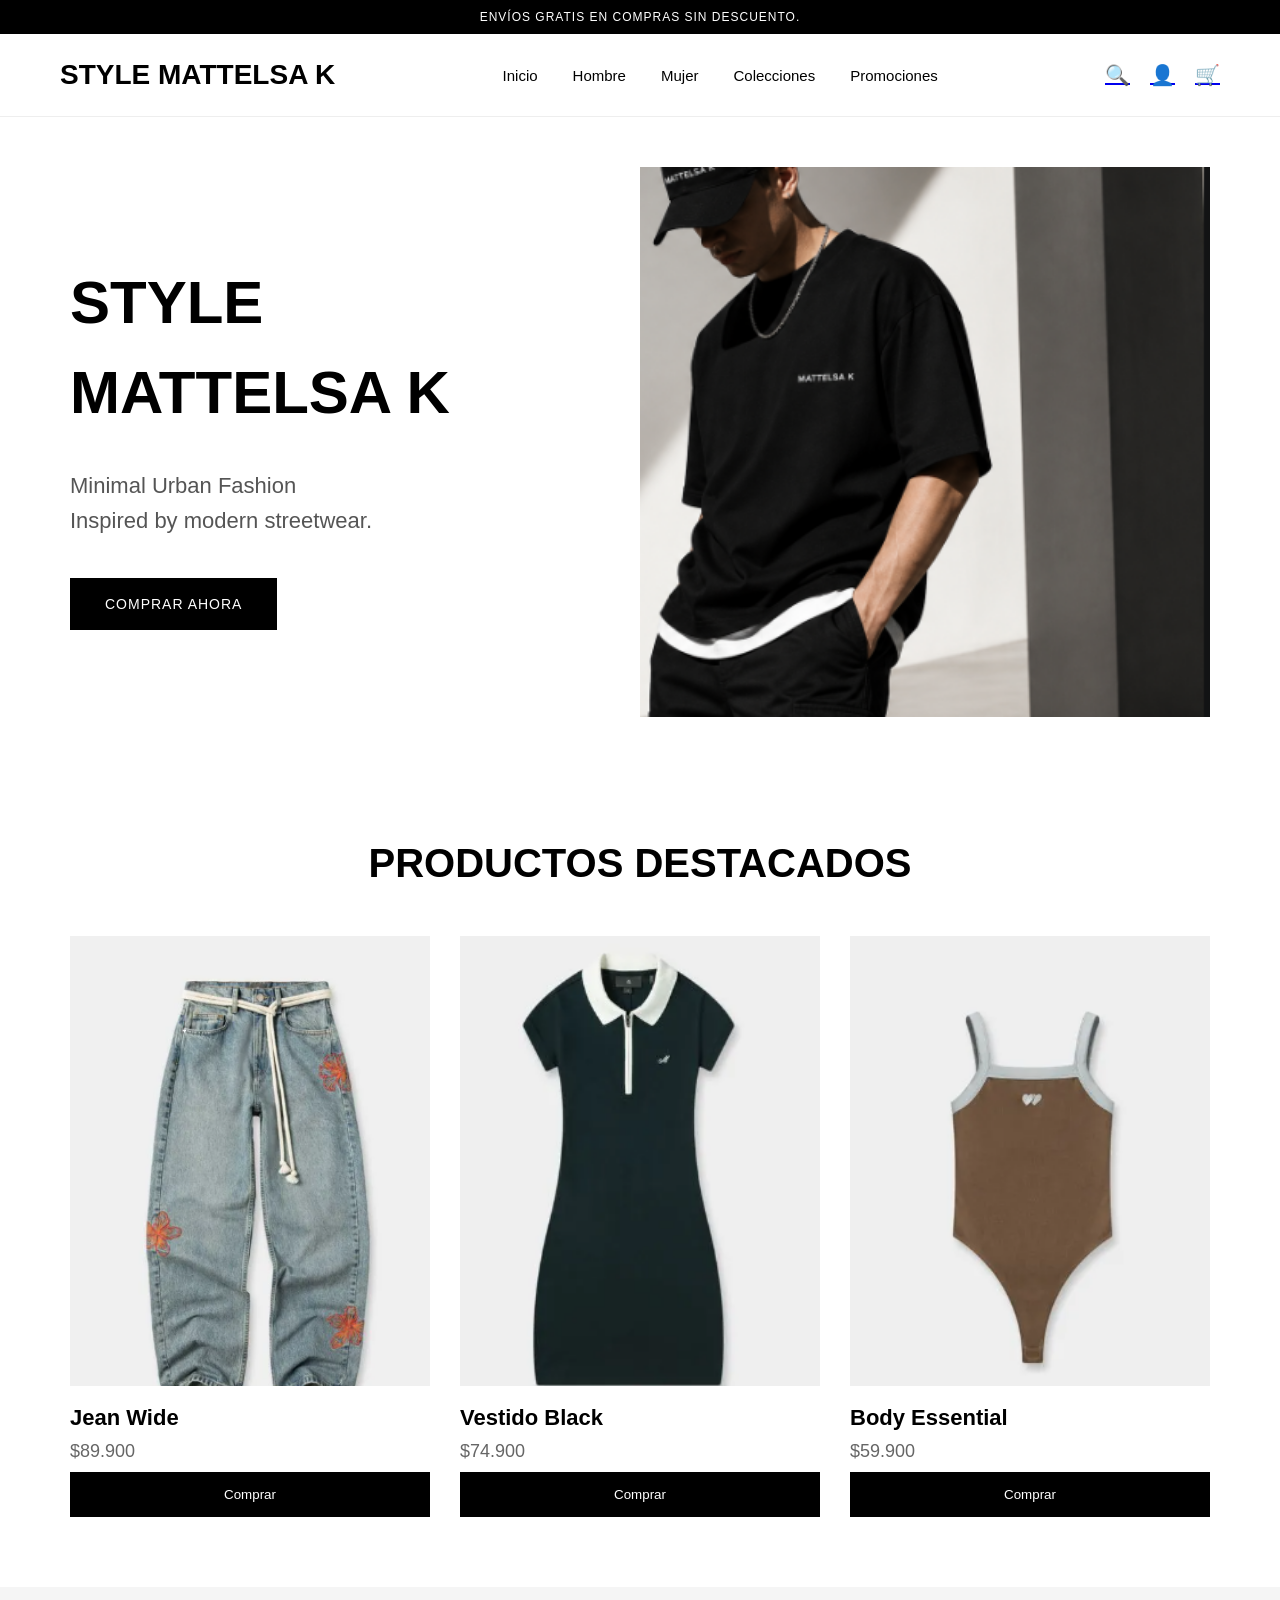
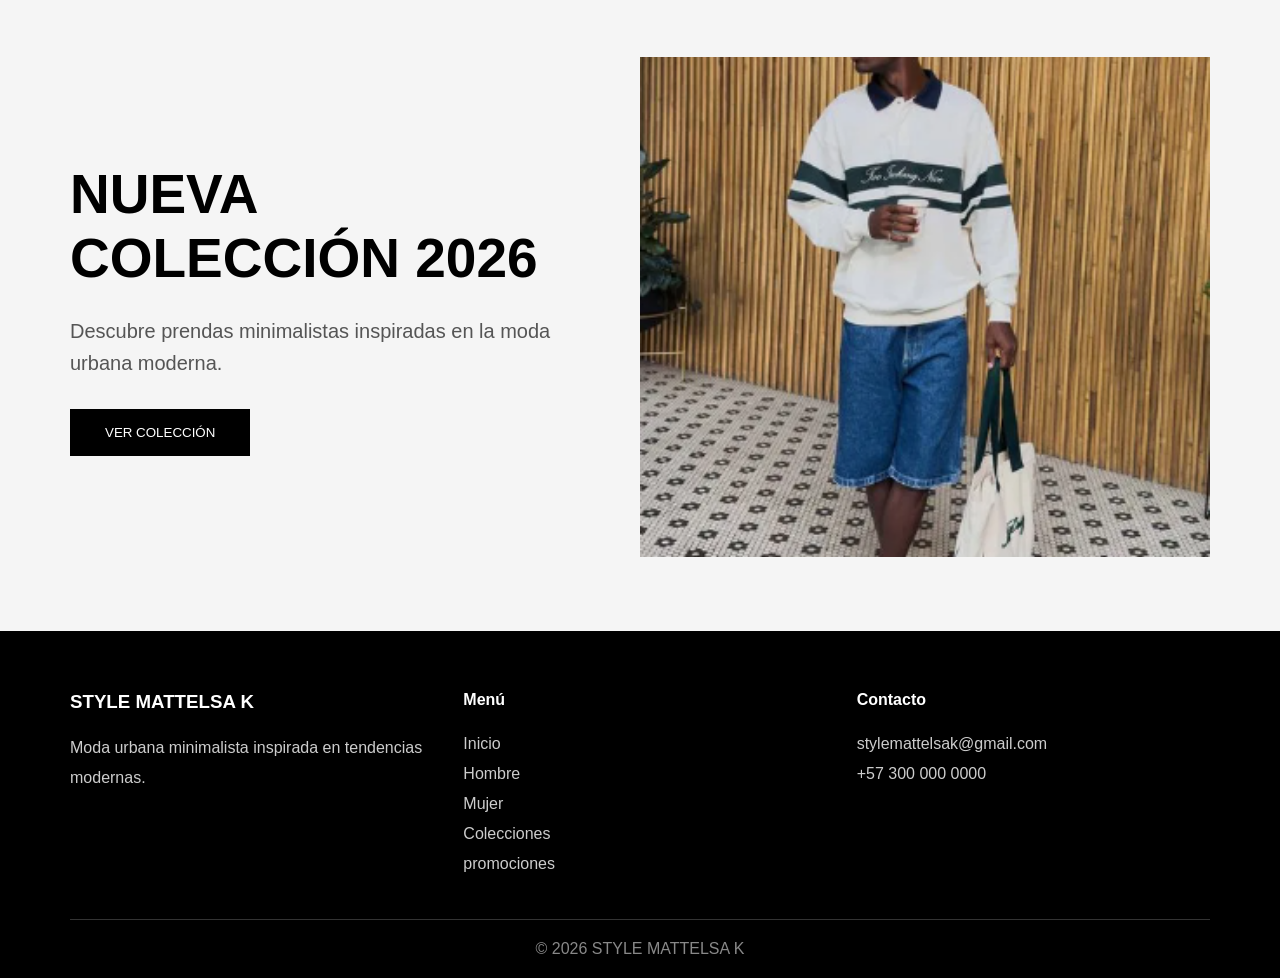
<file: index.html>
<!--
Proyecto: STYLE MATTELSA K
Evidencia: GA7-220501096-AA3-EV01
Aprendiz: Kenia Padilla

Descripción:
Página principal de la tienda virtual STYLE MATTELSA K.
Desde esta página el usuario puede navegar por las diferentes secciones del sitio web.
-->

<!DOCTYPE html>
<html lang="es">

<head>

    <meta charset="UTF-8">
    <meta name="viewport" content="width=device-width, initial-scale=1.0">

    <title>STYLE MATTELSA K</title>

    <link rel="stylesheet" href="css/estilos.css">

</head>

<body>

    <!-- BARRA SUPERIOR -->

    <div class="topbar">

        ENVÍOS GRATIS EN COMPRAS SIN DESCUENTO.

    </div>

    <!-- NAVBAR -->

    <header class="navbar">

        <h1 class="logo">

            STYLE MATTELSA K

        </h1>

        <nav>

            <a href="index.html">Inicio</a>
            <a href="hombre.html">Hombre</a>

             <a href="mujer.html">Mujer</a>
            <a href="colecciones.html">Colecciones</a>
             <a href="promociones.html">Promociones</a>


        </nav>

        <div class="icons">

           <a href="buscar.html">🔍</a>

            <a href="login.html">👤</a>

            <a href="carrito.html">🛒</a>

        </div>

    </header>

    <!-- HERO -->

    <section class="hero">

        <div class="hero-text">

            <h2>

                STYLE <br>
                MATTELSA K

            </h2>

            <p>

                Minimal Urban Fashion <br>
                Inspired by modern streetwear.

            </p>

            <button>

                COMPRAR AHORA

            </button>

        </div>

        <div class="hero-image">

            <img src="img/banner.png" alt="">

        </div>

    </section>
<!-- PRODUCTOS DESTACADOS -->

<section class="productos">

    <h2>PRODUCTOS DESTACADOS</h2>

    <div class="productos-grid">

        <!-- PRODUCTO 1 -->

        <div class="producto">

            <img src="img/producto1.jpg" alt="">

            <h3><h3>Jean Wide </h3>
<p>$89.900</p>


            

          <button onclick="agregarCarrito()">
    Comprar
</button>

            

        </div>

        <!-- PRODUCTO 2 -->

        <div class="producto">

            <img src="img/producto2.jpg" alt="">

            <h3>Vestido Black</h3>

            <p>$74.900</p>

            <button onclick="agregarCarrito()">
    Comprar
</button>


        </div>

        <!-- PRODUCTO 3 -->

        <div class="producto">

            <img src="img/producto3.jpg" alt="">

            <h3>Body Essential</h3>

            <p>$59.900</p>

            <button onclick="agregarCarrito()">
    Comprar
</button>


        </div>

    </div>

</section>
<!-- PROMOCIONES -->

<section class="promo">

    <div class="promo-texto">

        <h2>
            NUEVA COLECCIÓN 2026
        </h2>

        <p>
            Descubre prendas minimalistas inspiradas en la moda urbana moderna.
        </p>

        <a href="colecciones.html">

   <a href="colecciones.html">

    <button>
        VER COLECCIÓN
    </button>

</a>

</a>


    </div>

    <div class="promo-img">

        <img src="img/promo.jpg" alt="">

    </div>

</section>
<!-- FOOTER -->

<footer class="footer">

    <div class="footer-contenido">

        <div>

            <h3>STYLE MATTELSA K</h3>

            <p>
                Moda urbana minimalista inspirada en tendencias modernas.
            </p>

        </div>

        <div>

            <h4>Menú</h4>

            <p>Inicio</p>
            <p>Hombre</p>
            <p>Mujer</p>
            <p>Colecciones</p>
            <p>promociones</p>


        </div>

        <div>

            <h4>Contacto</h4>

            <p>stylemattelsak@gmail.com</p>
            <p>+57 300 000 0000</p>

        </div>

    </div>

    <div class="copy">

        © 2026 STYLE MATTELSA K

    </div>

</footer>

<script src="js/script.js"></script>

</body>

</html>
</file>
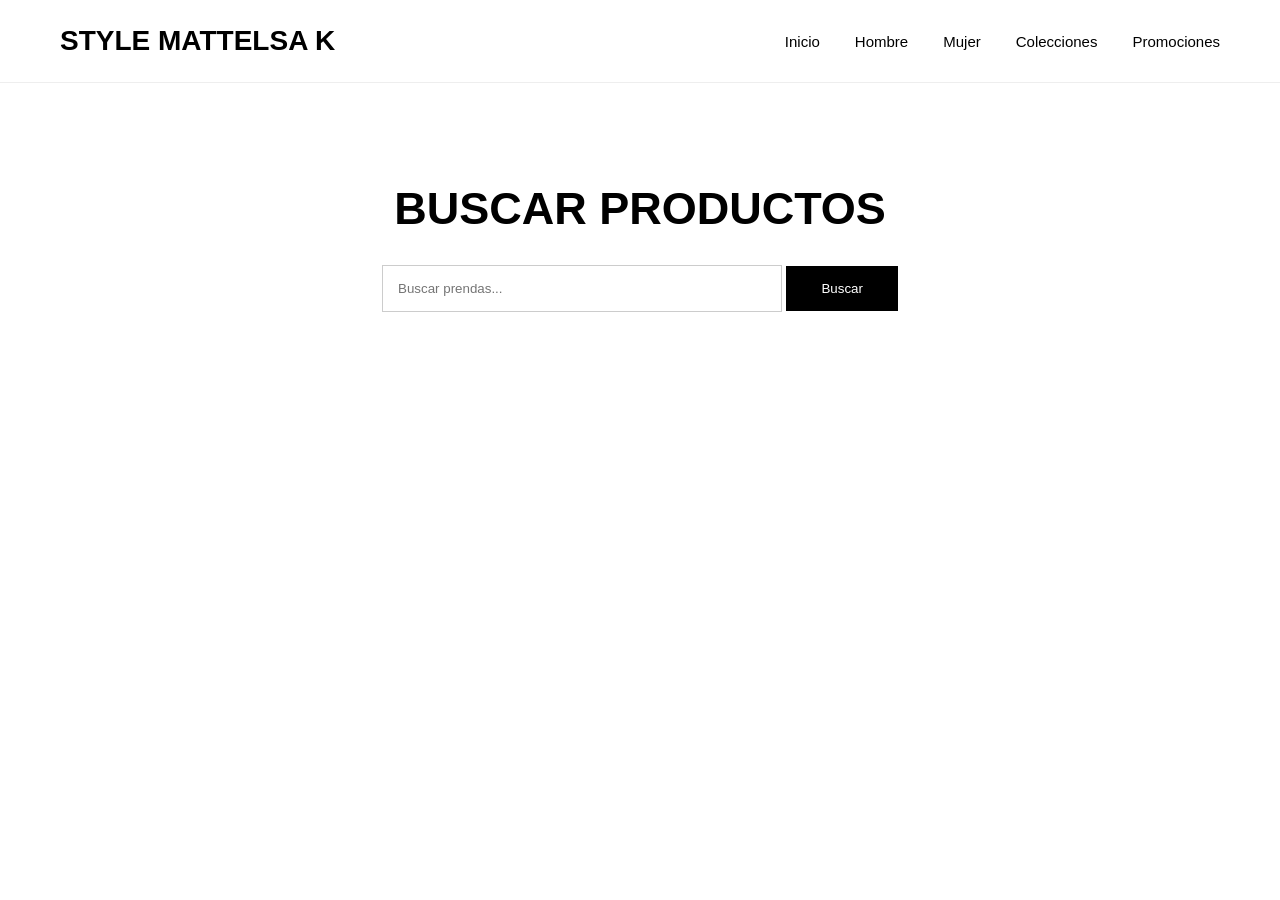
<file: buscar.html>
<!DOCTYPE html>
<html lang="es">

<head>

    <meta charset="UTF-8">
    <meta name="viewport" content="width=device-width, initial-scale=1.0">

    <title>Búsqueda | STYLE MATTELSA K</title>

    <link rel="stylesheet" href="css/estilos.css">

</head>

<body>

<header class="navbar">

    <h1 class="logo">
        STYLE MATTELSA K
    </h1>

    <nav>

        <a href="index.html">Inicio</a>
        <a href="hombre.html">Hombre</a>
        <a href="mujer.html">Mujer</a>
        <a href="colecciones.html">Colecciones</a>
        <a href="promociones.html">Promociones</a>

    </nav>

</header>

<section class="buscar">

    <h2>BUSCAR PRODUCTOS</h2>

   
<input type="text" id="input-busqueda" placeholder="Buscar prendas...">

<button onclick="buscarProducto()">
    Buscar
</button>

<div id="resultados"></div>
</section>

<script src="js/script.js"></script>

</body>
</html>
</file>
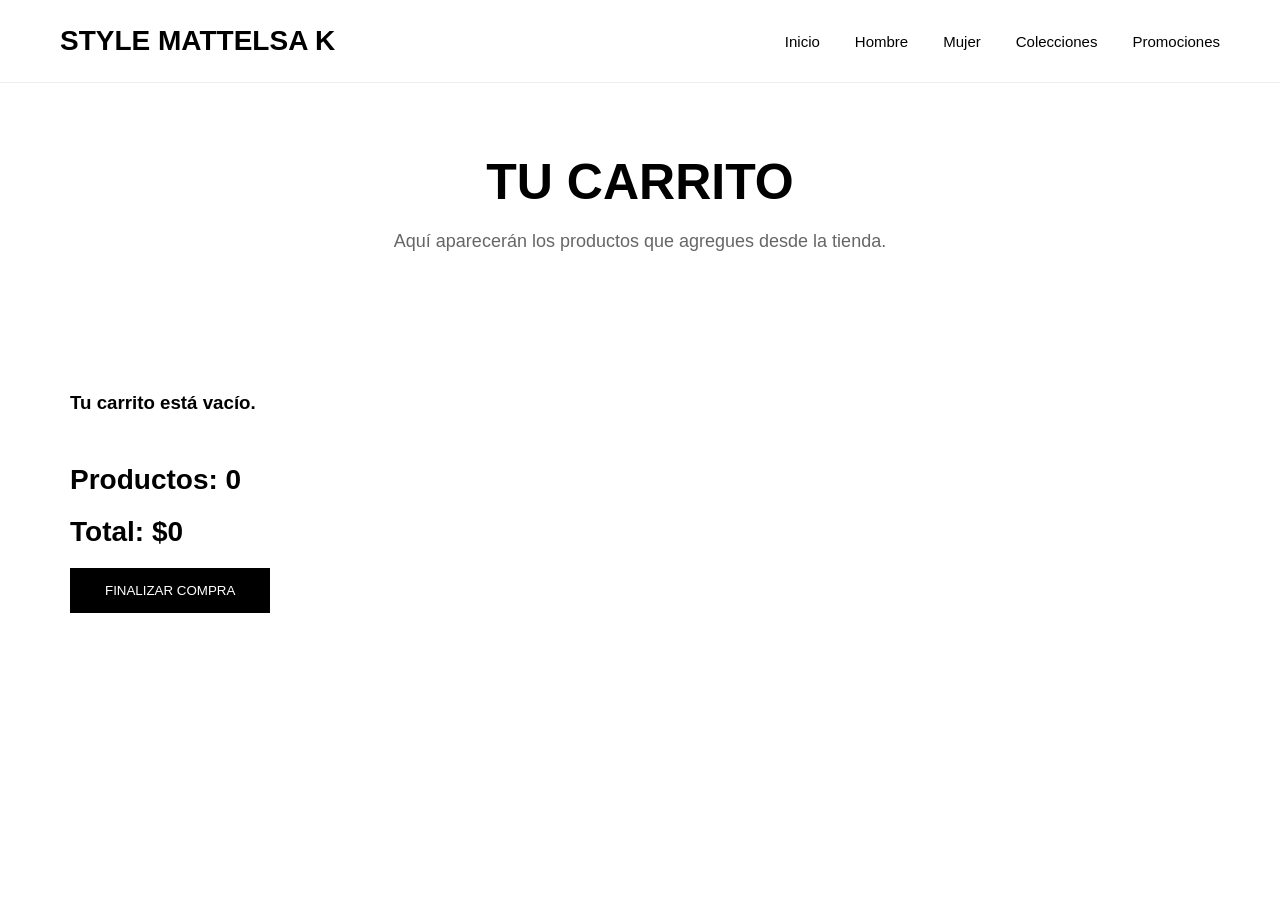
<file: carrito.html>
<!DOCTYPE html>
<html lang="es">

<head>

    <meta charset="UTF-8">
    <meta name="viewport" content="width=device-width, initial-scale=1.0">

    <title>Carrito | STYLE MATTELSA K</title>

    <link rel="stylesheet" href="css/estilos.css">

</head>

<body>

    <!-- BARRA DE NAVEGACIÓN -->

    <header class="navbar">

        <h1 class="logo">STYLE MATTELSA K</h1>

        <nav>
            <a href="index.html">Inicio</a>
            <a href="hombre.html">Hombre</a>
            <a href="mujer.html">Mujer</a>
            <a href="colecciones.html">Colecciones</a>
            <a href="promociones.html">Promociones</a>
        </nav>

    </header>

    <!-- TÍTULO -->

    <section class="titulo-pagina">

        <h2>TU CARRITO</h2>

        <p>
            Aquí aparecerán los productos que agregues desde la tienda.
        </p>

    </section>

    <!-- PRODUCTOS DEL CARRITO -->

    <section class="carrito">

        <div id="lista-carrito">

        </div>

        <!-- TOTAL -->

        <div class="total">

            <h3 id="cantidad-productos"></h3>

            <h3 id="total-compra"></h3>
<button onclick="finalizarCompra()">
    FINALIZAR COMPRA
</button>

        </div>

    </section>

    <script src="js/script.js"></script>

    <script>
        mostrarCarrito();
    </script>

</body>

</html>
</file>
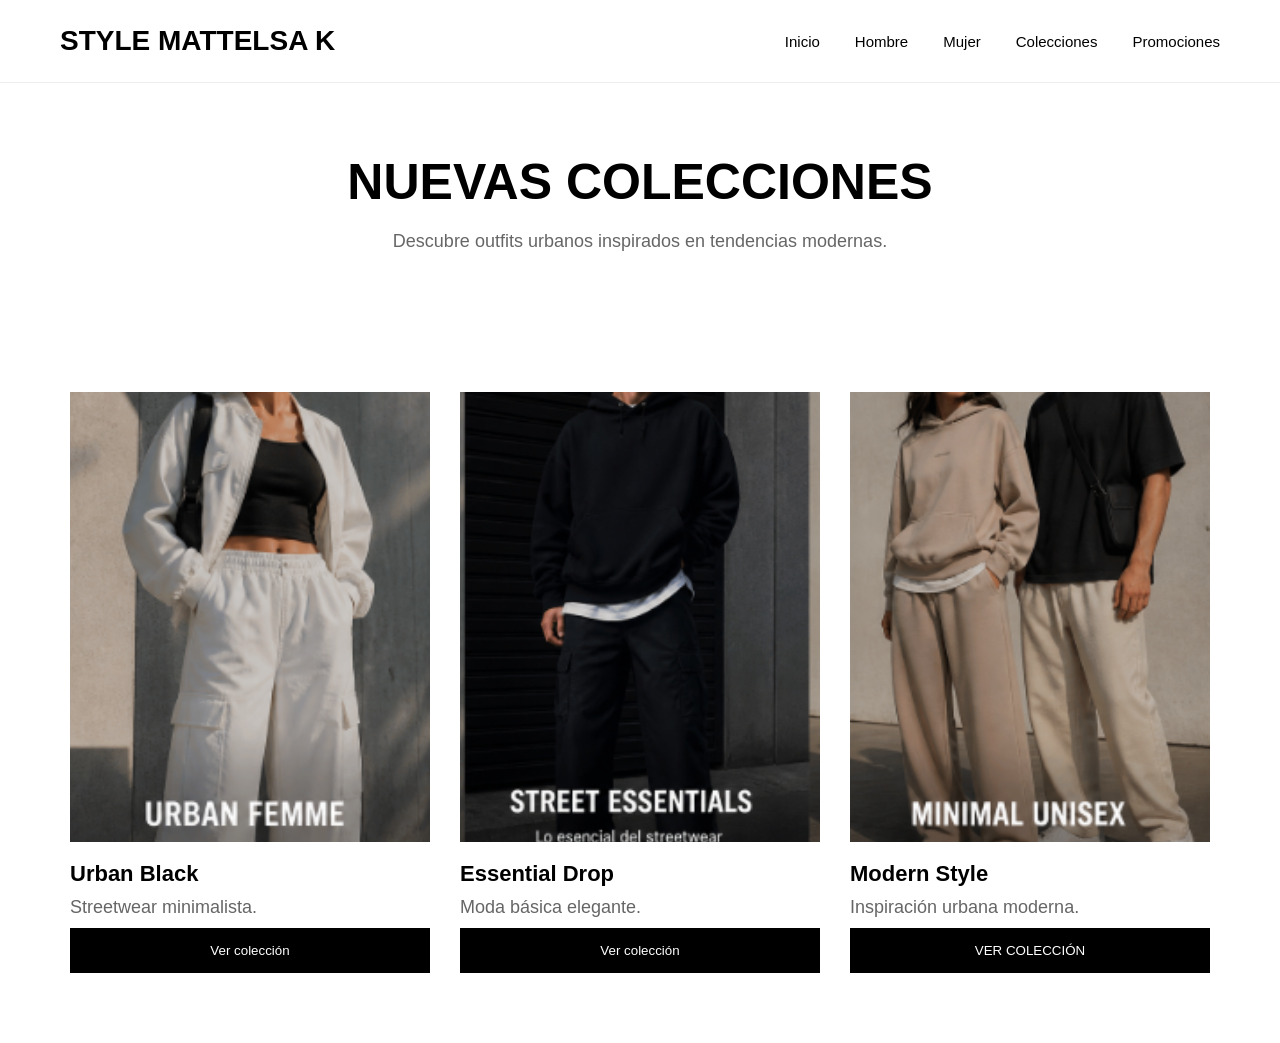
<file: colecciones.html>
<!DOCTYPE html>
<html lang="es">

<head>

    <meta charset="UTF-8">
    <meta name="viewport" content="width=device-width, initial-scale=1.0">

    <title>Colecciones | STYLE MATTELSA K</title>

    <link rel="stylesheet" href="css/estilos.css">

</head>

<body>

<!-- NAVBAR -->

<header class="navbar">

    <h1 class="logo">
        STYLE MATTELSA K
    </h1>

    <nav>

        <a href="index.html">Inicio</a>
        <a href="hombre.html">Hombre</a>
        <a href="mujer.html">Mujer</a>
        <a href="colecciones.html">Colecciones</a>
         <a href="promociones.html">Promociones</a>


    </nav>

</header>

<!-- TITULO -->

<section class="titulo-pagina">

    <h2>NUEVAS COLECCIONES</h2>

    <p>
        Descubre outfits urbanos inspirados en tendencias modernas.
    </p>

</section>

<!-- COLECCIONES -->

<section class="productos">

    <div class="productos-grid">

        <!-- CARD 1 -->

        <div class="producto">

            <img src="img/c1.jpg" alt="">

            <h3>Urban Black</h3>

            <p>Streetwear minimalista.</p>

            <button>Ver colección</button>

        </div>

        <!-- CARD 2 -->

        <div class="producto">

            <img src="img/c2.jpg" alt="">

            <h3>Essential Drop</h3>

            <p>Moda básica elegante.</p>

            <button>Ver colección</button>

        </div>

        <!-- CARD 3 -->

        <div class="producto">

            <img src="img/c3.jpg" alt="">

            <h3>Modern Style</h3>

            <p>Inspiración urbana moderna.</p>

            <a href="colecciones.html">

    <button>
        VER COLECCIÓN
    </button>

</a>


        </div>

    </div>

</section>

</body>
</html>
</file>
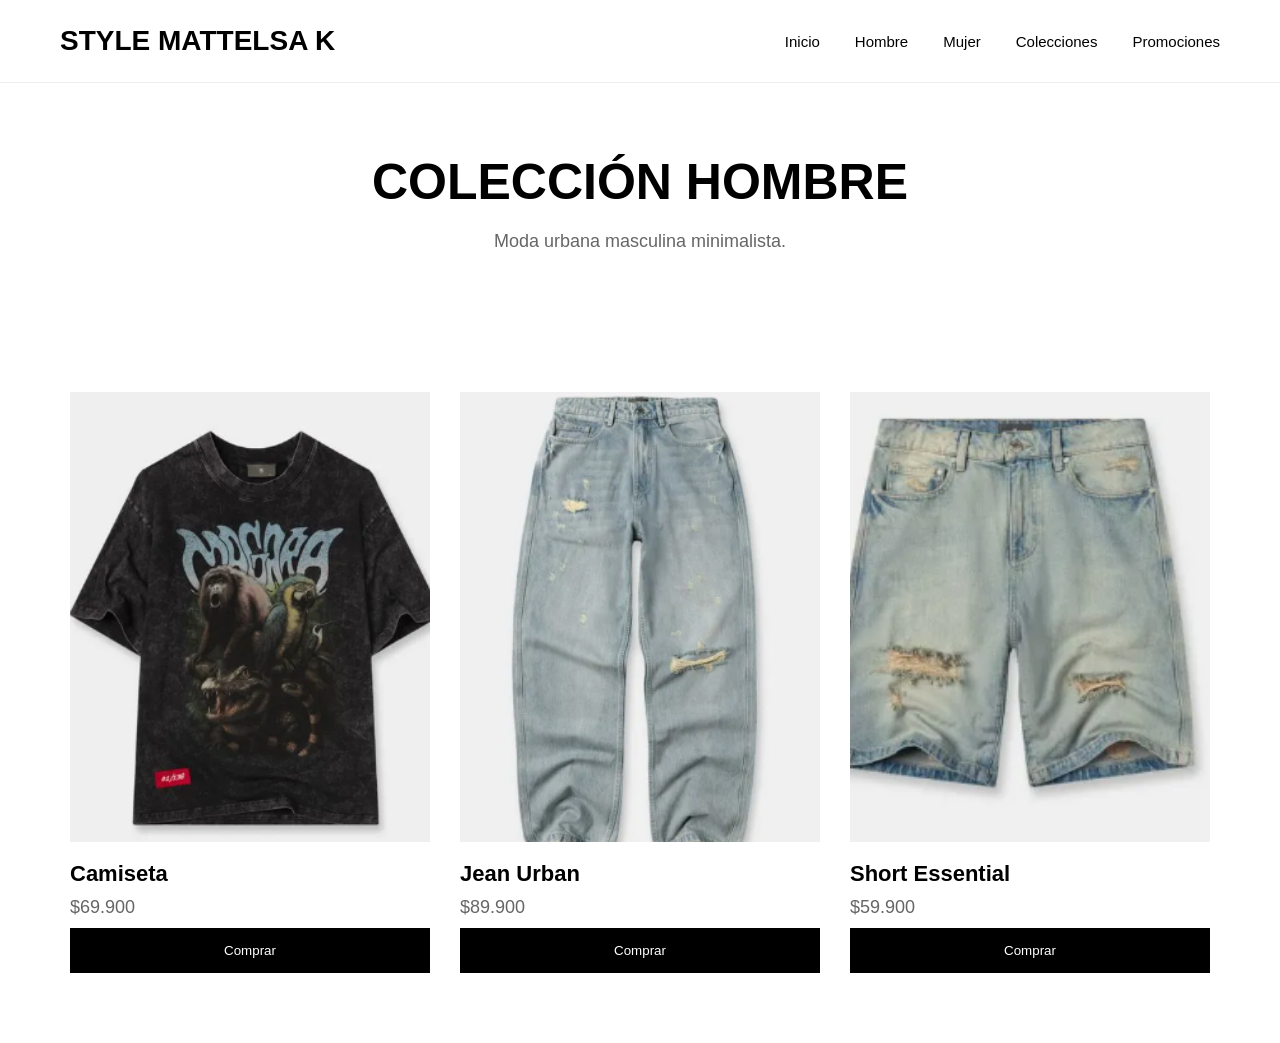
<file: hombre.html>
<!DOCTYPE html>
<html lang="es">

<head>

    <meta charset="UTF-8">
    <meta name="viewport" content="width=device-width, initial-scale=1.0">

    <title>Hombre | STYLE MATTELSA K</title>

    <link rel="stylesheet" href="css/estilos.css">

</head>

<body>

<!-- NAVBAR -->

<header class="navbar">

    <h1 class="logo">

        STYLE MATTELSA K

    </h1>

    <nav>

        <a href="index.html">Inicio</a>
        <a href="hombre.html">Hombre</a>
        <a href="mujer.html">Mujer</a>

        <a href="colecciones.html">Colecciones</a>
         <a href="promociones.html">Promociones</a>

    </nav>

</header>

<!-- TITULO -->

<section class="titulo-pagina">

    <h2>COLECCIÓN HOMBRE</h2>

    <p>
        Moda urbana masculina minimalista.
    </p>

</section>

<!-- PRODUCTOS -->

<section class="productos">

    <div class="productos-grid">

        <!-- PRODUCTO 1 -->

        <div class="producto">

            <img src="img/h1.jpg" alt="">

            <h3>Camiseta </h3>

            <p>$69.900</p>

          <button onclick="agregarCarrito('Camiseta', 69900, 'img/h1.jpg')">
    Comprar
</button> 


        </div>

        <!-- PRODUCTO 2 -->

        <div class="producto">

            <img src="img/h2.jpg" alt="">

            <h3>Jean Urban</h3>

            <p>$89.900</p>

            <button onclick="agregarCarrito('Jean Urban', 89900, 'img/h2.jpg')">
    Comprar
</button>

           


        </div>

        <!-- PRODUCTO 3 -->

        <div class="producto">

            <img src="img/h3.jpg" alt="">

            <h3>Short Essential</h3>

            <p>$59.900</p>

            <button onclick="agregarCarrito('Short Essential', 59900, 'img/h3.jpg')">
    Comprar
</button>

            


        </div>

    </div>

</section>
<script src="js/script.js"></script>

</body>
</html>
</file>
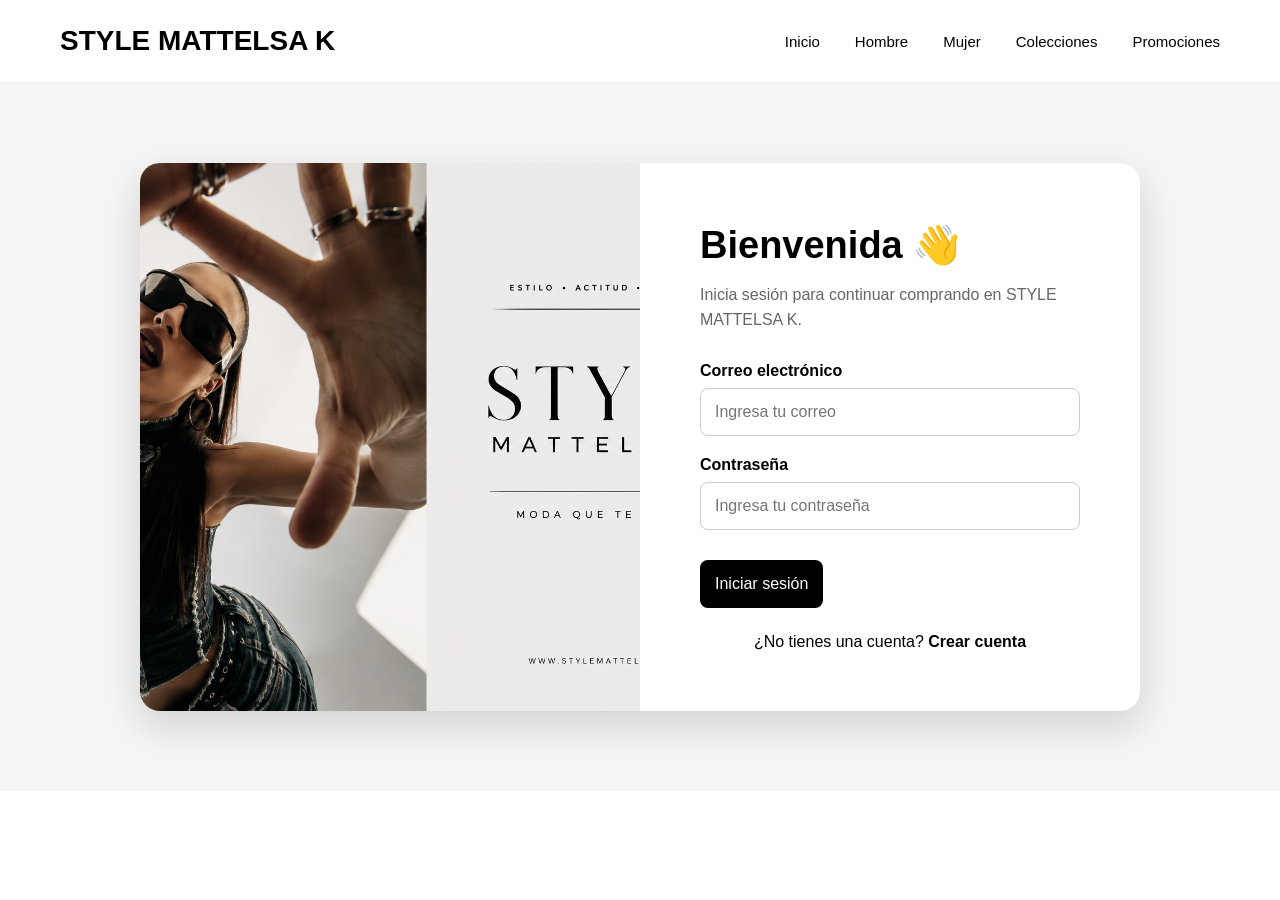
<file: login.html>
<!DOCTYPE html>
<html lang="es">

<head>

    <meta charset="UTF-8">

    <meta name="viewport"
          content="width=device-width, initial-scale=1.0">

    <title>Iniciar sesión | STYLE MATTELSA K</title>

    <link rel="stylesheet"
          href="css/estilos.css">

</head>

<body>

<!-- =========================
     ENCABEZADO DE LA PÁGINA
========================= -->

<header class="navbar">

    <h1 class="logo">

        STYLE MATTELSA K

    </h1>

    <nav>

        <a href="index.html">Inicio</a>

        <a href="hombre.html">Hombre</a>

        <a href="mujer.html">Mujer</a>

        <a href="colecciones.html">Colecciones</a>

        <a href="promociones.html">Promociones</a>

    </nav>

</header>
<!-- =========================
     CONTENEDOR DEL LOGIN
========================= -->

<section class="login">

    <div class="login-container">

        <!-- IMAGEN -->

        <div class="login-imagen">

            <img src="img/login.jpg" alt="Modelo STYLE MATTELSA K">

        </div>

        <!-- FORMULARIO -->

        <div class="login-formulario">

            <h2>Bienvenida 👋</h2>

            <p class="subtitulo">
                Inicia sesión para continuar comprando en STYLE MATTELSA K.
            </p>

            <form id="loginForm">

                <div class="campo">

                    <label for="correo">
                        Correo electrónico
                    </label>

                    <input
                        type="email"
                        id="correo"
                        placeholder="Ingresa tu correo">

                </div>

                <div class="campo">

                    <label for="password">
                        Contraseña
                    </label>

                    <input
                        type="password"
                        id="password"
                        placeholder="Ingresa tu contraseña">

                </div>

               <button type="button" onclick="iniciarSesion()">
    Iniciar sesión
</button>

            </form>

            <p class="registro">

                ¿No tienes una cuenta?

                <a href="registro.html">
                    Crear cuenta
                </a>

            </p>

        </div>

    </div>

</section>
<script src="js/script.js"></script>

</body>
</html>
</file>
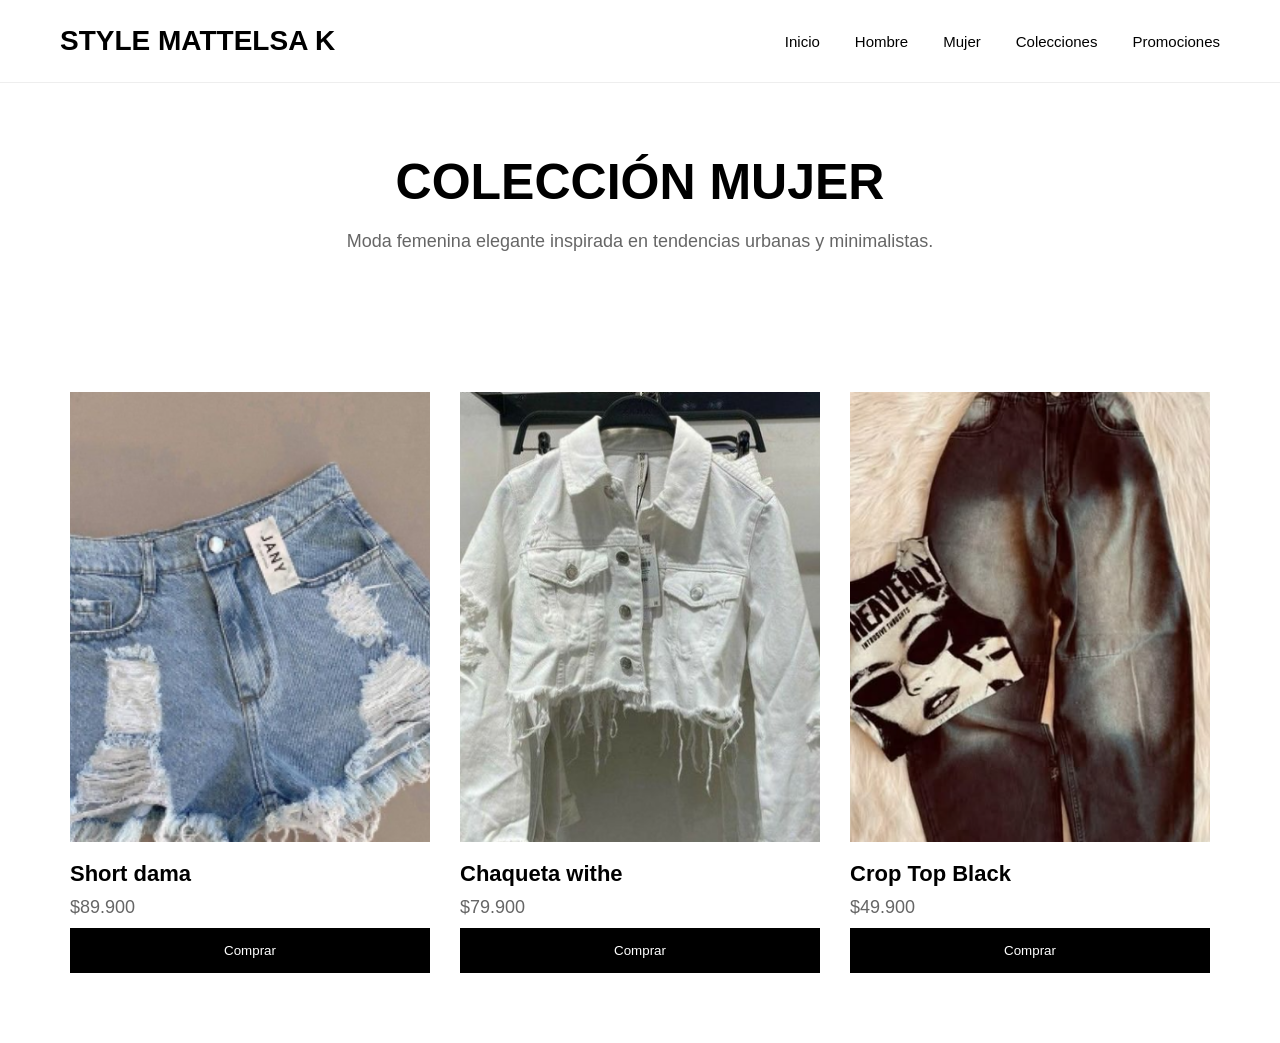
<file: mujer.html>
<!DOCTYPE html>
<html lang="es">

<head>

    <meta charset="UTF-8">
    <meta name="viewport" content="width=device-width, initial-scale=1.0">

    <title>Mujer | STYLE MATTELSA K</title>

    <link rel="stylesheet" href="css/estilos.css">

</head>

<body>

<!-- NAVBAR -->

<header class="navbar">

    <h1 class="logo">
        STYLE MATTELSA K
    </h1>

    <nav>

        <a href="index.html">Inicio</a>
        <a href="hombre.html">Hombre</a>
        <a href="mujer.html">Mujer</a>
        <a href="colecciones.html">Colecciones</a>
         <a href="promociones.html">Promociones</a>


    </nav>

</header>

<!-- TITULO -->

<section class="titulo-pagina">

    <h2>COLECCIÓN MUJER</h2>

    <p>
        Moda femenina elegante inspirada en tendencias urbanas y minimalistas.
    </p>

</section>

<!-- PRODUCTOS -->

<section class="productos">

    <div class="productos-grid">

        <!-- PRODUCTO 1 -->

        <div class="producto">

            <img src="img/m1.jpg" alt="">

            <h3>Short dama</h3>

            <p>$89.900</p>

            <button onclick="agregarCarrito('Short dama', 89900, 'img/m1.jpg')">
    Comprar
</button>

            


        </div>

        <!-- PRODUCTO 2 -->

        <div class="producto">

            <img src="img/m2.jpg" alt="">

            <h3>Chaqueta withe</h3>

            <p>$79.900</p>

           <button onclick="agregarCarrito('Chaqueta White', 79900, 'img/m2.jpg')">
    Comprar
</button>
    


        </div>

        <!-- PRODUCTO 3 -->

        <div class="producto">

            <img src="img/m3.jpg" alt="">

            <h3>Crop Top Black</h3>

            <p>$49.900</p>

            <button onclick="agregarCarrito('Crop Top Black', 49900, 'img/m3.jpg')">
                    Comprar
</button>

        </div>

    </div>

</section>
<script src="js/script.js"></script>

</body>
</html>
</file>
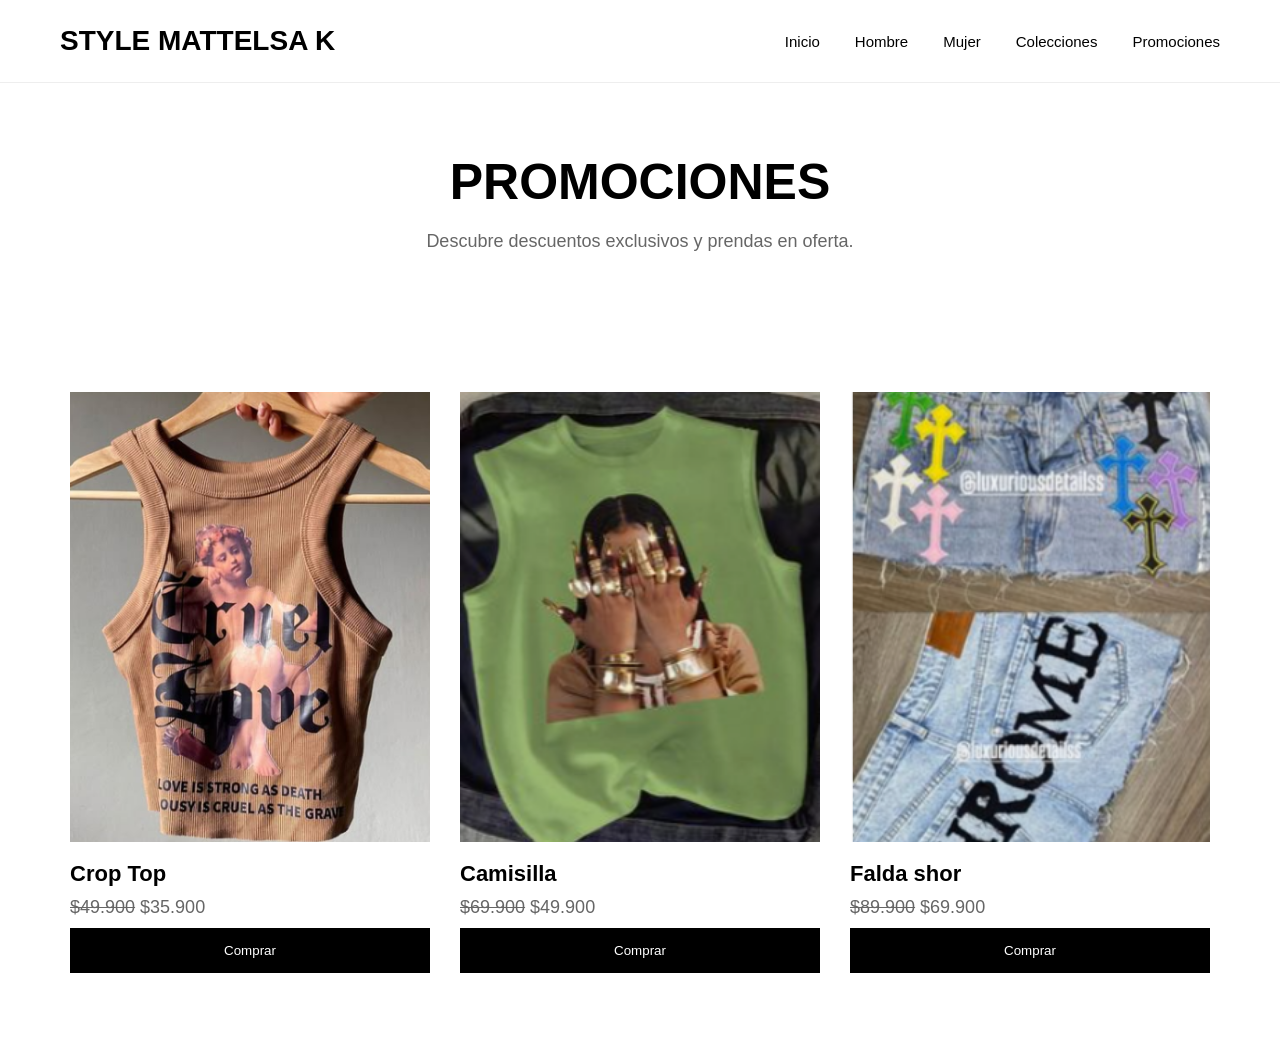
<file: promociones.html>
<!DOCTYPE html>
<html lang="es">

<head>

    <meta charset="UTF-8">
    <meta name="viewport" content="width=device-width, initial-scale=1.0">

    <title>Promociones | STYLE MATTELSA K</title>

    <link rel="stylesheet" href="css/estilos.css">

</head>

<body>

<!-- NAVBAR -->

<header class="navbar">

    <h1 class="logo">
        STYLE MATTELSA K
    </h1>

    <nav>

        <a href="index.html">Inicio</a>
        <a href="hombre.html">Hombre</a>
        <a href="mujer.html">Mujer</a>
        <a href="colecciones.html">Colecciones</a>
        <a href="promociones.html">Promociones</a>

    </nav>

</header>

<!-- TITULO -->

<section class="titulo-pagina">

    <h2>PROMOCIONES</h2>

    <p>
        Descubre descuentos exclusivos y prendas en oferta.
    </p>

</section>

<!-- PRODUCTOS -->

<section class="productos">

    <div class="productos-grid">

        <!-- PRODUCTO 1 -->

        <div class="producto">

            <img src="img/promo1.jpg" alt="">

            <h3>Crop Top </h3>

            <p><del>$49.900</del> $35.900</p>

           <button onclick="agregarCarrito('Crop Top', 35900, 'img/promo1.jpg')">
    Comprar
</button>


        </div>

        <!-- PRODUCTO 2 -->

        <div class="producto">

            <img src="img/promo2.jpg" alt="">

            <h3>Camisilla </h3>

            <p><del>$69.900</del> $49.900</p>

          <button onclick="agregarCarrito('Camisilla', 49900, 'img/promo2.jpg')">
    Comprar
</button>  


        </div>

        <!-- PRODUCTO 3 -->

        <div class="producto">

            <img src="img/promo3.jpg" alt="">

            <h3>Falda shor </h3>

            <p><del>$89.900</del> $69.900</p>

           <button onclick="agregarCarrito('Falda Short', 69900, 'img/promo3.jpg')">
    Comprar
</button> 


        </div>

    </div>

</section>
<script src="js/script.js"></script>

</body>
</html>
</file>
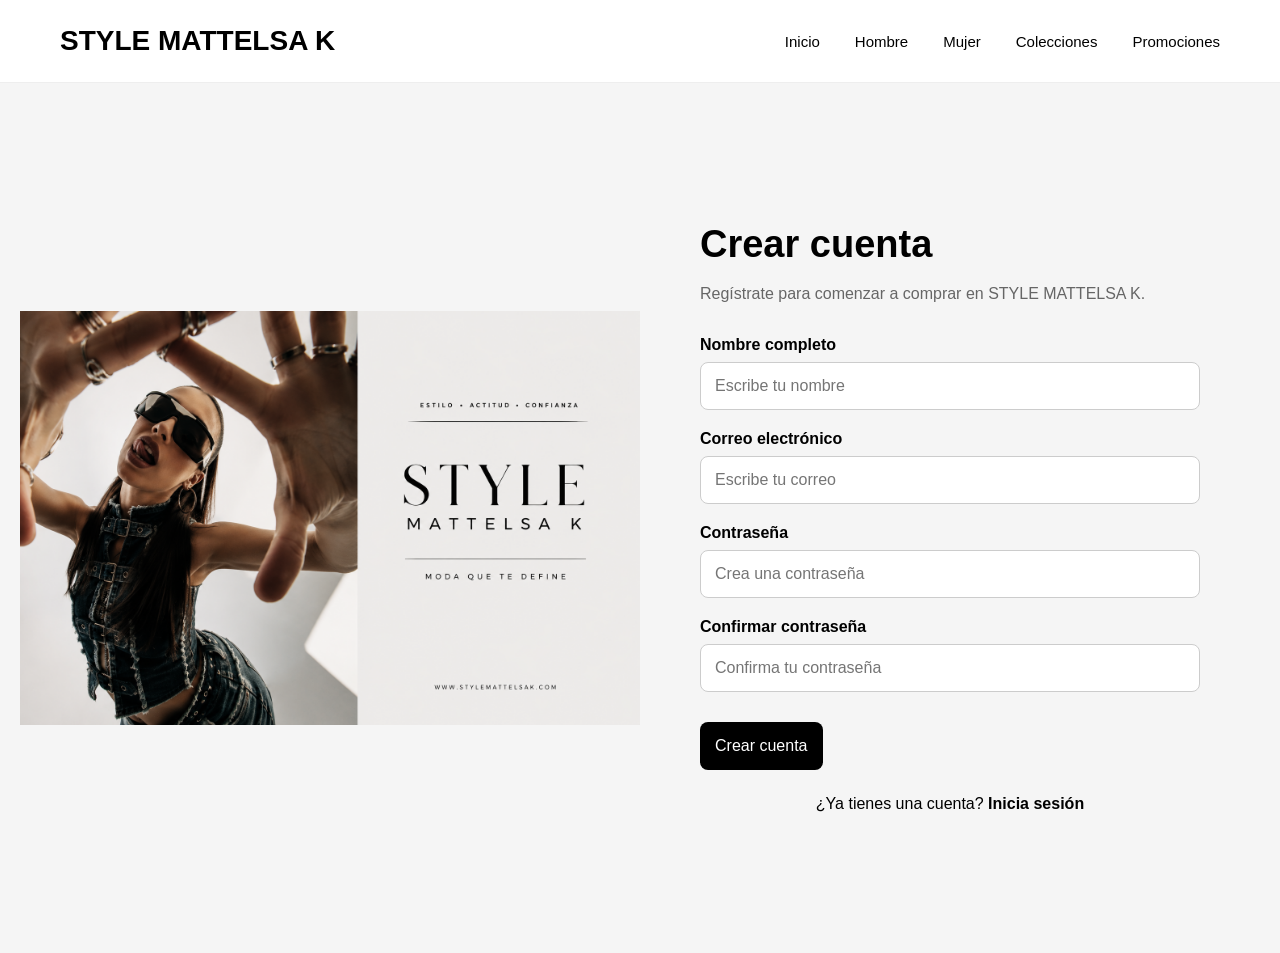
<file: registro.html>
<!DOCTYPE html>
<html lang="es">

<head>

    <meta charset="UTF-8">

    <meta name="viewport" content="width=device-width, initial-scale=1.0">

    <title>Crear cuenta | STYLE MATTELSA K</title>

    <link rel="stylesheet" href="css/estilos.css">

</head>

<body>

<!-- =========================
     ENCABEZADO
========================= -->

<header class="navbar">

    <h1 class="logo">
        STYLE MATTELSA K
    </h1>

    <nav>

        <a href="index.html">Inicio</a>
        <a href="hombre.html">Hombre</a>
        <a href="mujer.html">Mujer</a>
        <a href="colecciones.html">Colecciones</a>
        <a href="promociones.html">Promociones</a>

    </nav>

</header>

<!-- =========================
     REGISTRO
========================= -->

<section class="login">

    <div class="login-imagen">

        <img src="img/login.jpg" alt="STYLE MATTELSA K">

    </div>

    <div class="login-formulario">

        <h2>Crear cuenta</h2>

        <p class="subtitulo">
            Regístrate para comenzar a comprar en STYLE MATTELSA K.
        </p>

        <form id="registroForm">

            <div class="campo">

                <label>Nombre completo</label>

                <input
                    type="text"
                    id="nombre"
                    placeholder="Escribe tu nombre">

            </div>

            <div class="campo">

                <label>Correo electrónico</label>

                <input
                    type="email"
                    id="correoRegistro"
                    placeholder="Escribe tu correo">

            </div>

            <div class="campo">

                <label>Contraseña</label>

                <input
                    type="password"
                    id="passwordRegistro"
                    placeholder="Crea una contraseña">

            </div>

            <div class="campo">

                <label>Confirmar contraseña</label>

                <input
                    type="password"
                    id="confirmarPassword"
                    placeholder="Confirma tu contraseña">

            </div>

           <button type="button" onclick="registrarUsuario()">
    Crear cuenta
</button>

        </form>

        <p class="registro">

            ¿Ya tienes una cuenta?

            <a href="login.html">

                Inicia sesión

            </a>

        </p>

    </div>

</section>

<script src="js/script.js"></script>

</body>

</html>
</file>
<file: css/estilos.css>
*{
    margin:0;
    padding:0;
    box-sizing:border-box;
}

body{
    font-family:Arial, Helvetica, sans-serif;
    background:white;
}

/* ==========================================
   BARRA SUPERIOR DE INFORMACIÓN
========================================== */
.topbar{
    background:black;
    color:white;
    text-align:center;
    padding:10px;
    font-size:12px;
    letter-spacing:1px;
}

/* ==========================================
   MENÚ DE NAVEGACIÓN
========================================== */
.navbar{
    display:flex;
    justify-content:space-between;
    align-items:center;
    padding:25px 60px;
    border-bottom:1px solid #eee;
}

.logo{
    font-size:28px;
    font-weight:bold;
}

.navbar nav{
    display:flex;
    gap:35px;
}

.navbar nav a{
    text-decoration:none;
    color:black;
    font-size:15px;
}

.icons{
    display:flex;
    gap:20px;
    font-size:20px;
    cursor:pointer;
}

/* ==========================================
   SECCIÓN HERO O PORTADA PRINCIPAL
========================================== */

.hero{
    display:flex;
    align-items:center;
    justify-content:space-between;
    padding:50px 70px;
}

.hero-text{
    width:45%;
}

.hero-text h2{
    font-size:60px;
    line-height:90px;
    margin-bottom:30px;
}

.hero-text p{
    font-size:22px;
    color:#555;
    margin-bottom:40px;
    line-height:35px;
}

.hero-text button{
    background:black;
    color:white;
    border:none;
    padding:18px 35px;
    cursor:pointer;
    font-size:14px;
    letter-spacing:1px;
}

.hero-image{
    width:50%;
}

.hero-image img{
    width:100%;
    height:550px;
    object-fit:cover;
}
/* ==========================================
   SECCIÓN DE PRODUCTOS
========================================== */

.productos{
    padding:70px;
}

.productos h2{
    text-align:center;
    margin-bottom:50px;
    font-size:40px;
}

.productos-grid{
    display:grid;
    grid-template-columns:repeat(3,1fr);
    gap:30px;
}

.producto img{
    width:100%;
    height:450px;
    object-fit:cover;
}

.producto h3{
    margin-top:15px;
    font-size:22px;
}

.producto p{
    margin:10px 0;
    color:#666;
    font-size:18px;
}

.producto button{
    width:100%;
    padding:15px;
    border:none;
    background:black;
    color:white;
    cursor:pointer;
    transition:0.3s;
}

.producto button:hover{
    background:#333;
}
/* ==========================================
   SECCIÓN DE PROMOCIONES
========================================== */
.promo{
    display:flex;
    align-items:center;
    justify-content:space-between;
    padding:70px;
    background:#f5f5f5;
}

.promo-texto{
    width:45%;
}

.promo-texto h2{
    font-size:55px;
    margin-bottom:25px;
}

.promo-texto p{
    font-size:20px;
    color:#555;
    margin-bottom:30px;
    line-height:32px;
}

.promo-texto button{
    padding:16px 35px;
    border:none;
    background:black;
    color:white;
    cursor:pointer;
}

.promo-img{
    width:50%;
}

.promo-img img{
    width:100%;
    height:500px;
    object-fit:cover;
}
/* ==========================================
   PIE DE PÁGINA
========================================== */

.footer{
    background:black;
    color:white;
    padding:60px 70px 20px;
}

.footer-contenido{
    display:grid;
    grid-template-columns:repeat(3,1fr);
    gap:40px;
    margin-bottom:40px;
}

.footer h3,
.footer h4{
    margin-bottom:20px;
}

.footer p{
    color:#ccc;
    line-height:30px;
}

.copy{
    border-top:1px solid #333;
    padding-top:20px;
    text-align:center;
    color:#888;
}
/* TITULO PAGINA */

.titulo-pagina{
    text-align:center;
    padding:70px 20px;
}

.titulo-pagina h2{
    font-size:50px;
    margin-bottom:20px;
}

.titulo-pagina p{
    color:#666;
    font-size:18px;
}
/* CARRITO */

.carrito{
    padding:70px;
}

.carrito-card{
    display:flex;
    align-items:center;
    gap:30px;
    margin-bottom:30px;
    border-bottom:1px solid #ddd;
    padding-bottom:20px;
}

.carrito-card img{
    width:140px;
    height:180px;
    object-fit:cover;
}

.total{
    margin-top:50px;
}

.total h3{
    margin-bottom:20px;
    font-size:28px;
}

.total button{
    padding:15px 35px;
    border:none;
    background:black;
    color:white;
    cursor:pointer;
}
/* BUSCADOR */

.buscar{
    padding:100px 20px;
    text-align:center;
}

.buscar h2{
    margin-bottom:30px;
    font-size:45px;
}

.buscar input{
    width:400px;
    padding:15px;
    border:1px solid #ccc;
    margin-bottom:20px;
}

.buscar button{
    padding:15px 35px;
    border:none;
    background:black;
    color:white;
    cursor:pointer;
}
#resultados{
    margin-top:40px;
    display:grid;
    grid-template-columns:repeat(auto-fit, minmax(200px,1fr));
    gap:20px;
}
/* BOTÓN ELIMINAR */

.btn-eliminar{
    background:#d62828;
    color:white;
    border:none;
    padding:10px 18px;
    margin-top:10px;
    cursor:pointer;
    border-radius:5px;
}

.btn-eliminar:hover{
    background:#a4161a;
}

/* BOTÓN VACIAR */

.btn-vaciar{
    background:#555;
    color:white;
    border:none;
    padding:15px 30px;
    margin-top:20px;
    margin-left:10px;
    cursor:pointer;
}

.btn-vaciar:hover{
    background:#333;
}
/*=========================================
LOGIN STYLE MATTELSA K
=========================================*/

.login{

    display:flex;
    justify-content:center;
    align-items:center;
    padding:80px 20px;
    background:#f5f5f5;

}

.login-container{

    width:1000px;
    background:white;
    border-radius:20px;
    overflow:hidden;
    box-shadow:0 15px 40px rgba(0,0,0,.15);

    display:flex;

}

.login-imagen{

    width:50%;

}

.login-imagen img{

    width:100%;
    height:100%;
    object-fit:cover;
    display:block;

}

.login-formulario{

    width:50%;
    padding:60px;
    display:flex;
    flex-direction:column;
    justify-content:center;

}

.login-formulario h2{

    font-size:38px;
    margin-bottom:15px;

}

.subtitulo{

    color:#666;
    margin-bottom:30px;
    line-height:25px;

}

.campo{

    display:flex;
    flex-direction:column;
    margin-bottom:20px;

}

.campo label{

    font-weight:bold;
    margin-bottom:8px;

}

.campo input{

    padding:14px;
    border:1px solid #ccc;
    border-radius:8px;
    font-size:16px;

}

.login-formulario button{

    margin-top:10px;
    padding:15px;
    background:black;
    color:white;
    border:none;
    border-radius:8px;
    font-size:16px;
    cursor:pointer;
    transition:.3s;

}

.login-formulario button:hover{

    background:#333;

}

.registro{

    margin-top:25px;
    text-align:center;

}

.registro a{

    color:black;
    text-decoration:none;
    font-weight:bold;

}
</file>
